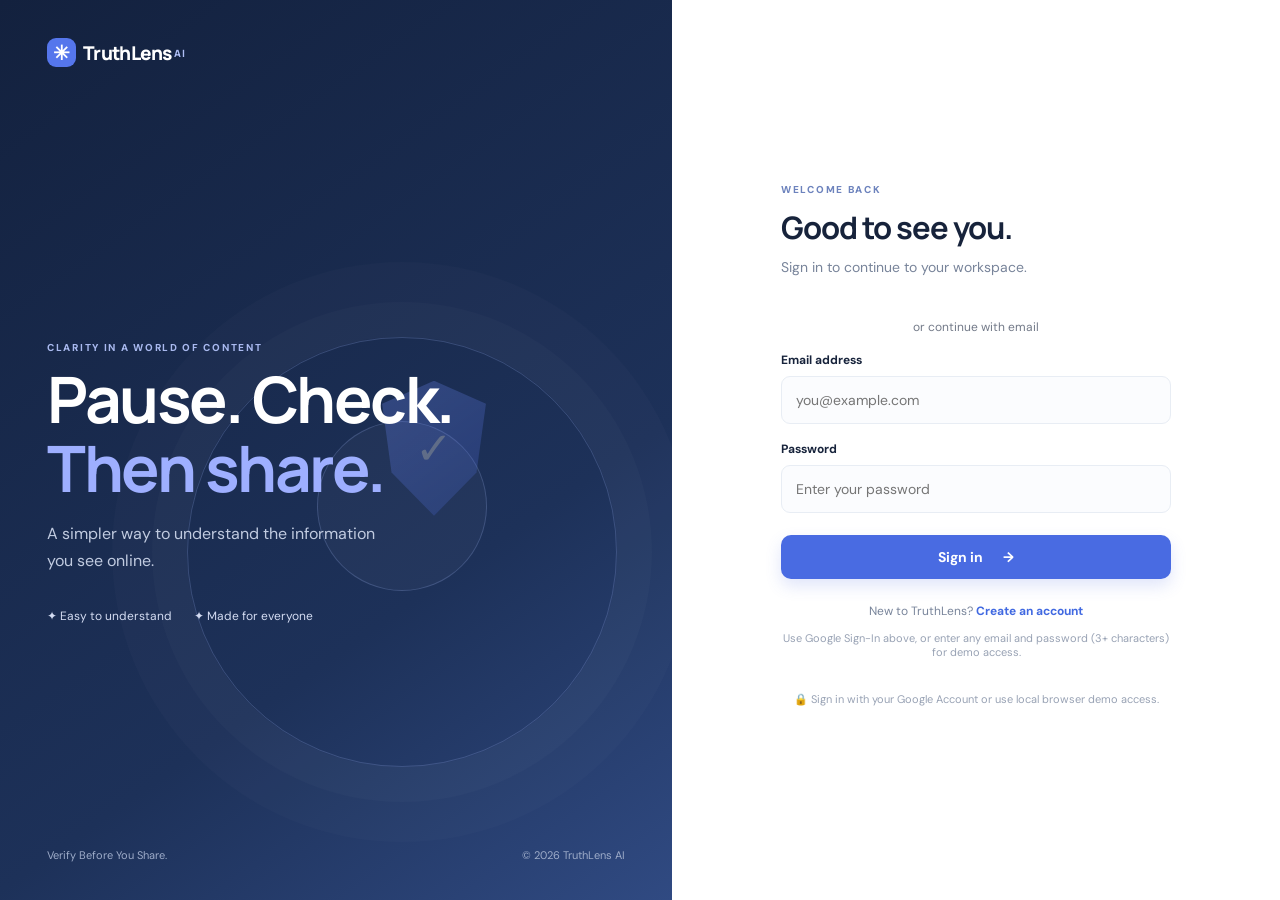
<file: frontend/index.html>
<!DOCTYPE html>
<html lang="en">
<head>
  <meta charset="UTF-8">
  <meta name="viewport" content="width=device-width, initial-scale=1.0">
  <title>TruthLens AI — Verify Before You Share</title>
  <link rel="preconnect" href="https://fonts.googleapis.com">
  <link href="https://fonts.googleapis.com/css2?family=DM+Sans:wght@400;500;600;700&family=Manrope:wght@400;500;600;700;800&display=swap" rel="stylesheet">
  <link rel="stylesheet" href="style.css">
  <script src="https://accounts.google.com/gsi/client" async defer></script>
</head>
<body>
  <div id="toast" class="toast"></div>

  <section id="authView" class="auth-shell">
    <div class="auth-art">
      <div class="brand"><span class="brand-mark">✳</span> TruthLens <span class="brand-ai">AI</span></div>
      <div class="art-content">
        <div class="orb orb-one"></div><div class="orb orb-two"></div>
        <div class="shield-visual"><span>✓</span></div>
        <p class="eyebrow">CLARITY IN A WORLD OF CONTENT</p>
        <h1>Pause. Check.<br><em>Then share.</em></h1>
        <p class="art-copy">A simpler way to understand the information you see online.</p>
        <div class="trust-points"><span>✦ Easy to understand</span><span>✦ Made for everyone</span></div>
      </div>
      <div class="auth-foot">Verify Before You Share. <span>© 2026 TruthLens AI</span></div>
    </div>
    <div class="auth-panel">
      <div class="mobile-brand brand"><span class="brand-mark">✳</span> TruthLens <span class="brand-ai">AI</span></div>
      <div class="auth-card">
        <div id="loginForm">
          <p class="eyebrow">WELCOME BACK</p>
          <h2>Good to see you.</h2>
          <p class="muted">Sign in to continue to your workspace.</p>
          <div id="googleLoginBtn" style="margin: 14px 0 6px; display: flex; justify-content: center;"></div>
          <div style="text-align: center; font-size: 12px; opacity: 0.6; margin: 10px 0;">or continue with email</div>
          <label>Email address</label><input id="loginEmail" type="email" placeholder="you@example.com">
          <label>Password</label><input id="loginPassword" type="password" placeholder="Enter your password">
          <button class="btn primary full" onclick="login()">Sign in <span>→</span></button>
          <p class="switch-auth">New to TruthLens? <a onclick="showSignup()">Create an account</a></p>
          <p class="demo-note">Use Google Sign-In above, or enter any email and password (3+ characters) for demo access.</p>
        </div>
        <div id="signupForm" class="hidden">
          <p class="eyebrow">GET STARTED</p>
          <h2>Create your account.</h2>
          <p class="muted">A little more clarity starts here.</p>
          <div id="googleSignupBtn" style="margin: 14px 0 6px; display: flex; justify-content: center;"></div>
          <div style="text-align: center; font-size: 12px; opacity: 0.6; margin: 10px 0;">or sign up with email</div>
          <label>Full name</label><input id="signupName" placeholder="Your name">
          <label>Email address</label><input id="signupEmail" type="email" placeholder="you@example.com">
          <label>Create password</label><input id="signupPassword" type="password" placeholder="At least 3 characters">
          <button class="btn primary full" onclick="signup()">Create account <span>→</span></button>
          <p class="switch-auth">Already have an account? <a onclick="showLogin()">Sign in</a></p>
        </div>
      </div>
      <p class="auth-privacy">🔒 Sign in with your Google Account or use local browser demo access.</p>
    </div>
  </section>

  <section id="appView" class="app hidden">
    <aside class="sidebar" id="sidebar">
      <div class="brand side-brand"><span class="brand-mark">✳</span> TruthLens <span class="brand-ai">AI</span></div>
      <div class="workspace-label">WORKSPACE</div>
      <nav>
        <a class="nav-link active" data-page="home" onclick="navigate('home')"><span>⌂</span> Overview</a>
        <a class="nav-link" data-page="verify" onclick="navigate('verify')"><span>◎</span> Verify content</a>
        <a class="nav-link" data-page="history" onclick="navigate('history')"><span>◷</span> My history</a>
        <a class="nav-link" data-page="assistant" onclick="navigate('assistant')"><span>✧</span> Ask TruthLens</a>
      </nav>
      <div class="sidebar-bottom">
        <div class="help-card"><div class="help-icon">✦</div><b>Think before you share.</b><p>Not sure about something online? We're here to help you check.</p><button onclick="navigate('assistant')">Ask a question →</button></div>
        <div class="profile"><div class="avatar" id="userAvatar">U</div><div class="profile-info"><b id="userName">User</b><small id="userEmail">user@email.com</small></div><button class="more" onclick="logout()" title="Sign out">↗</button></div>
      </div>
    </aside>

    <main class="main">
      <header class="topbar">
        <button class="mobile-menu" onclick="toggleSidebar()">☰</button>
        <div class="breadcrumb">Workspace <span>/</span> <b id="crumb">Overview</b></div>
        <div class="top-actions">
          <select id="languageSelect" aria-label="Choose language" onchange="setLanguage(this.value)">
            <option value="en">English</option><option value="hi">हिन्दी</option><option value="mr">मराठी</option>
          </select>
          <button class="icon-btn" onclick="toggleTheme()" title="Toggle theme">◐</button>
          <button class="top-avatar" id="topAvatar">U</button>
        </div>
      </header>

      <section id="page-home" class="page">
        <div class="welcome-row">
          <div><p class="eyebrow" data-i18n="welcome">YOUR INFORMATION COMPANION</p><h1><span data-i18n="hello">Hello</span>, <span id="helloName">there</span> <span class="wave">✦</span></h1><p class="muted" data-i18n="welcomeSub">Let's make the internet a little clearer, one check at a time.</p></div>
          <div class="date-chip">✧ <span id="todayDate"></span></div>
        </div>
        <div class="hero-card">
          <div class="hero-text"><span class="hero-tag">✦ YOUR DAILY DOSE OF CLARITY</span><h2>Something doesn't<br>look quite right?</h2><p>Check a headline, message or claim before you pass it along. It only takes a moment.</p><button class="btn white" onclick="navigate('verify')">Start a verification <span>→</span></button></div>
          <div class="hero-art"><div class="hero-ring ring-a"></div><div class="hero-ring ring-b"></div><div class="hero-shield">✓</div><span class="spark s1">✦</span><span class="spark s2">✧</span><span class="spark s3">✦</span></div>
        </div>
        <div class="section-heading"><div><h3>What would you like to check?</h3><p class="muted">Choose a format to get started.</p></div></div>
        <div class="choice-grid">
          <button class="choice-card" onclick="setInputMode('text');navigate('verify')"><span class="choice-icon blue">▤</span><b>Text or headline</b><small>Paste a news story, message or claim.</small><span class="choice-arrow">↗</span></button>
          <button class="choice-card" onclick="setInputMode('image');navigate('verify')"><span class="choice-icon purple">▧</span><b>Image</b><small>Choose an image you want to check.</small><span class="choice-arrow">↗</span></button>
          <button class="choice-card" onclick="setInputMode('link');navigate('verify')"><span class="choice-icon green">↗</span><b>Website link</b><small>Paste a link to a news article.</small><span class="choice-arrow">↗</span></button>
          <button class="choice-card" onclick="setInputMode('social');navigate('verify')"><span class="choice-icon orange">▶</span><b>Social post or Reel</b><small>Paste an Instagram, YouTube or other post link.</small><span class="choice-arrow">↗</span></button>
        </div>
        <div class="bottom-grid">
          <div class="panel tip-panel"><div class="panel-title"><span class="mini-icon">✦</span><b>A small reminder</b></div><h3>Not everything that looks true, is true.</h3><p class="muted">Check the source, look for supporting evidence and read beyond the headline. When in doubt, don't share yet.</p><button class="text-btn" onclick="navigate('assistant')">Ask TruthLens for a tip →</button></div>
          <div class="panel recent-panel"><div class="panel-title"><b>Recent checks</b><a onclick="navigate('history')">View all →</a></div><div id="recentList" class="recent-list"><div class="empty-small">Your recent checks will appear here.</div></div></div>
        </div>
        <p class="disclaimer">TruthLens AI is an assistance tool. Always verify important claims with reliable sources.</p>
      </section>

      <section id="page-verify" class="page hidden">
        <div class="page-heading"><p class="eyebrow">CHECK BEFORE YOU SHARE</p><h1>Let's verify something.</h1><p class="muted">Add the content you're unsure about. We'll help you review it.</p></div>
        <div class="panel verify-panel">
          <div class="tabs"><button class="tab active" data-mode="text" onclick="setInputMode('text')">▤ Text / headline</button><button class="tab" data-mode="image" onclick="setInputMode('image')">▧ Image</button><button class="tab" data-mode="link" onclick="setInputMode('link')">↗ Website link</button><button class="tab" data-mode="social" onclick="setInputMode('social')">▶ Social / Reel</button></div>
          <div id="textInput" class="input-area"><label for="newsText">Paste the news, message or claim</label><textarea id="newsText" rows="7" placeholder="Example: A message says schools will remain closed for the next 10 days..."></textarea><div class="input-hint"><span>Be sure to include the full claim if possible.</span><span id="charCount">0 characters</span></div></div>
          <div id="imageInput" class="input-area hidden"><label>Upload an image</label><label class="upload-box" for="imageFile"><span class="upload-symbol">↑</span><b>Choose an image to upload</b><small>JPG, PNG or WEBP · Maximum 5 MB</small><span class="btn outline">Browse files</span><img id="imagePreview" class="image-preview hidden" alt="Selected image preview"></label><input id="imageFile" type="file" accept="image/png,image/jpeg,image/webp" hidden onchange="previewImage(event)"><p class="muted tiny">We read text in the image and check its claims. We cannot prove whether a photo was edited.</p></div>
          <div id="linkInput" class="input-area hidden"><label for="newsLink">Paste the article URL</label><input id="newsLink" type="url" placeholder="https://example.com/news-article"><p class="muted tiny">A link alone does not prove a claim. Review the original source and supporting evidence.</p></div>
          <div id="socialInput" class="input-area hidden"><label for="socialLink">Paste the post or Reel link</label><input id="socialLink" type="url" placeholder="https://www.instagram.com/reel/… or https://youtube.com/shorts/…"><p class="muted tiny">Works best with public YouTube, Shorts, Instagram, Facebook, X and TikTok links. We read the caption and (where available) the spoken words, then check the claims.</p><label for="socialCaption" style="margin-top:16px">Caption or spoken words (optional)</label><textarea id="socialCaption" rows="3" style="min-height:90px" placeholder="If the link can't be read automatically (private or login-protected posts), paste the caption or what is said in the video here."></textarea></div>
          <div class="verify-actions"><span class="privacy-note">♧ Content is sent to the TruthLens server and an AI service for analysis.</span><button class="btn primary" id="verifyBtn" onclick="runVerification()">Review content <span>→</span></button></div>
          <div class="demo-warning">AI-assisted check: results are estimates based on the evidence available. Always confirm important claims with trusted sources.</div>
        </div>
        <div id="resultPanel" class="panel result-panel hidden">
          <div class="result-top"><div><p class="eyebrow">YOUR REVIEW SUMMARY</p><h2 id="resultTitle">Needs a closer look</h2><p class="muted" id="resultSubtitle">A plain-language explanation of what we found.</p></div><div class="result-status" id="resultStatus">!</div></div>
          <div class="result-meter"><div><span>Confidence in this assessment</span><b id="resultScore">—</b></div><div class="meter-track"><span id="meterFill"></span></div><small>Reflects how strong the evidence found is. It is not a guarantee.</small></div>
          <p id="resultSummary" class="result-summary"></p>
          <div id="extractBox" class="hidden"><h4>What we read from the link</h4><div id="resultExtract" class="extract-box"></div></div>
          <div id="claimsBox" class="hidden"><h4>Claims checked</h4><div id="resultClaims" class="claims-list"></div></div>
          <div id="flagsBox" class="hidden"><h4>Warning signs</h4><ul id="resultFlags" class="advice-list"></ul></div>
          <div id="sourcesBox" class="hidden"><h4>Sources</h4><ul id="resultSources" class="advice-list"></ul></div>
          <h4>What should you do?</h4><ul id="resultAdvice" class="advice-list"></ul>
          <div class="result-footer"><button class="btn outline" onclick="downloadReport()">↓ Download PDF report</button><button class="btn primary" onclick="navigate('assistant')">Ask about this result →</button></div>
        </div>
      </section>

      <section id="page-history" class="page hidden">
        <div class="page-heading"><p class="eyebrow">YOUR ACTIVITY</p><h1>Verification history</h1><p class="muted">A simple record of the content you've reviewed on this device.</p></div>
        <div class="panel"><div class="history-head"><b>Previous checks</b><button class="text-btn" onclick="clearHistory()">Clear history</button></div><div id="historyList" class="history-list"></div></div>
      </section>

      <section id="page-assistant" class="page hidden">
        <div class="page-heading"><p class="eyebrow">YOUR FRIENDLY GUIDE</p><h1>Ask TruthLens.</h1><p class="muted">Have a question about suspicious content or online information? Let's talk.</p></div>
        <div class="chat-layout panel">
          <div class="chat-header"><div class="chat-avatar">✳</div><div><b>TruthLens Assistant</b><small><span class="online-dot"></span> Ready to help · AI assistant</small></div><button class="more" onclick="clearChat()">↻</button></div>
          <div id="chatMessages" class="chat-messages"><div class="chat-message bot"><div class="chat-bubble">Hi there! 👋 I'm your TruthLens guide. Ask me how to spot misleading information, check a source, or understand a verification result.</div></div></div>
          <div class="suggestions"><button onclick="quickAsk('How can I identify fake news?')">How do I spot fake news?</button><button onclick="quickAsk('What makes a source reliable?')">Reliable sources?</button><button onclick="quickAsk('What should I do before sharing a message?')">Before I share?</button></div>
          <form class="chat-compose" onsubmit="sendChat(event)"><input id="chatInput" placeholder="Ask me anything about checking information..." autocomplete="off"><button class="send-btn" aria-label="Send message">↑</button></form>
          <p class="chat-disclaimer">General guidance only. To check a specific claim, use Verify content.</p>
        </div>
      </section>

      <footer class="app-footer">Made to encourage thoughtful sharing. <span>TruthLens AI · Verify Before You Share</span></footer>
    </main>
  </section>
  <script src="config.js"></script>
  <script src="app.js"></script>
</body>
</html>
</file>
<file: frontend/style.css>
*{box-sizing:border-box} :root{--bg:#f5f7fb;--surface:#fff;--text:#17233b;--muted:#78849a;--line:#e8edf4;--blue:#4169e1;--navy:#152342;--pale:#edf2ff;--shadow:0 12px 34px rgba(29,48,85,.07)}body{margin:0;background:var(--bg);color:var(--text);font-family:'DM Sans',sans-serif;font-size:14px}h1,h2,h3,h4,b,.brand{font-family:'Manrope',sans-serif}button,input,textarea,select{font:inherit}button{cursor:pointer}a{cursor:pointer;color:var(--blue);font-weight:700}.hidden{display:none!important}.muted{color:var(--muted);line-height:1.65}.eyebrow{font-size:10px;letter-spacing:1.7px;font-weight:800;color:#6d83bd;margin:0 0 10px}.brand{font-size:19px;font-weight:800;letter-spacing:-.7px;display:flex;align-items:center;gap:7px}.brand-mark{width:29px;height:29px;border-radius:9px;background:#5576ec;color:white;display:inline-grid;place-items:center;font-size:20px}.brand-ai{font-size:10px;color:#7d91cf;letter-spacing:1px;margin-left:-5px}.btn{border:0;border-radius:10px;padding:13px 18px;font-weight:700;transition:.2s;display:inline-flex;align-items:center;justify-content:center;gap:20px}.btn:hover{transform:translateY(-1px);filter:brightness(1.04)}.primary{background:#496be2;color:white;box-shadow:0 7px 16px #496be22c}.white{background:white;color:#3455bf}.outline{background:white;border:1px solid #dce4f2;color:#3859c2}.full{width:100%;margin-top:22px}.toast{position:fixed;top:20px;left:50%;transform:translate(-50%,-20px);background:#172744;color:white;padding:12px 18px;border-radius:10px;z-index:30;opacity:0;pointer-events:none;transition:.25s;box-shadow:var(--shadow)}.toast.show{opacity:1;transform:translate(-50%,0)}
/* authentication */.auth-shell{min-height:100vh;display:grid;grid-template-columns:1.05fr .95fr;background:white}.auth-art{background:linear-gradient(145deg,#13213e,#1d3159 65%,#304a82);color:white;padding:38px 7%;display:flex;flex-direction:column;justify-content:space-between;position:relative;overflow:hidden}.auth-art .brand-ai{color:#aebef4}.art-content{position:relative;z-index:1;max-width:470px;margin:auto 0}.art-content>*:not(.shield-visual):not(.orb){position:relative;z-index:2}.art-content .eyebrow{color:#a9b9ef;margin-top:50px}.art-content h1{font-size:clamp(42px,5vw,65px);line-height:1.08;letter-spacing:-2.5px;margin:0 0 18px}.art-content h1 em{font-style:normal;color:#9eafff}.art-copy{color:#c1cbe0;font-size:16px;max-width:350px;line-height:1.7}.trust-points{display:flex;gap:22px;margin-top:34px;color:#d4dcf2;font-size:12px}.auth-foot{font-size:11px;color:#9eacc9;display:flex;justify-content:space-between}.auth-panel{display:flex;flex-direction:column;align-items:center;justify-content:center;gap:14px;padding:45px}.auth-card{width:min(390px,100%)}.auth-card h2{font-size:31px;letter-spacing:-1px;margin:0}.auth-card .muted{margin:8px 0 30px}.auth-card label{display:block;font-size:12px;font-weight:700;margin:17px 0 8px}.auth-card input,.chat-compose input,.input-area input{width:100%;border:1px solid var(--line);background:#fbfcfe;border-radius:9px;padding:14px;outline:none}.auth-card input:focus,textarea:focus,.input-area input:focus{border-color:#8299ef;box-shadow:0 0 0 3px #496be218}.switch-auth{text-align:center;color:var(--muted);font-size:12px;margin-top:24px}.demo-note,.auth-privacy{font-size:11px;color:#98a2b4;text-align:center}.auth-privacy{max-width:380px;margin-top:8px}.mobile-brand{display:none}.orb{position:absolute;border:1px solid #8297d34a;border-radius:50%;z-index:0;pointer-events:none}.orb-one{width:430px;height:430px;right:-100px;top:14%;box-shadow:0 0 0 35px #ffffff05,0 0 0 75px #ffffff04}.orb-two{width:170px;height:170px;right:30px;top:39%;background:#ffffff08}.shield-visual{position:absolute;right:24px;top:27%;z-index:1;opacity:.28;pointer-events:none;width:118px;height:135px;clip-path:polygon(50% 0,94% 17%,86% 68%,50% 100%,14% 68%,6% 17%);background:linear-gradient(145deg,#7790fa,#3f5dc0);display:grid;place-items:center;font-size:45px;box-shadow:0 20px 70px #0c163b}.shield-visual span{color:white}
/* app shell */.app{min-height:100vh}.sidebar{width:245px;background:#fff;border-right:1px solid var(--line);position:fixed;inset:0 auto 0 0;padding:28px 18px;display:flex;flex-direction:column;z-index:5}.side-brand{padding:0 10px 38px}.workspace-label{font-size:9px;letter-spacing:1.6px;font-weight:800;color:#a0aabd;padding:0 12px 12px}.sidebar nav{display:grid;gap:6px}.nav-link{padding:12px;border-radius:9px;color:#7a879b;text-decoration:none;display:flex;gap:13px;align-items:center;font-weight:600;cursor:pointer}.nav-link span{font-size:19px;width:20px;text-align:center}.nav-link:hover,.nav-link.active{background:#eef2ff;color:#4162d0}.sidebar-bottom{margin-top:auto}.help-card{background:#f2f5ff;border-radius:13px;padding:16px;margin-bottom:20px}.help-icon{width:27px;height:27px;border-radius:8px;background:#e1e8ff;color:#4564d0;display:grid;place-items:center;margin-bottom:13px}.help-card b{font-size:12px}.help-card p{font-size:11px;color:#7b88a0;line-height:1.6}.help-card button,.text-btn{border:0;background:none;color:#4666d1;font-size:11px;font-weight:800;padding:0}.profile{border-top:1px solid var(--line);padding:17px 5px 0;display:flex;align-items:center;gap:10px}.avatar,.top-avatar{width:34px;height:34px;border-radius:50%;background:#e7edff;color:#4765ca;display:grid;place-items:center;font-weight:800}.profile-info{display:grid;gap:3px;min-width:0;flex:1}.profile-info b{font-size:11px}.profile-info small{font-size:10px;color:#9aa4b4;overflow:hidden;text-overflow:ellipsis}.more{border:0;background:transparent;color:#7d8aa0;font-size:18px}.main{margin-left:245px;min-height:100vh;padding:0 42px 24px;max-width:1600px}.topbar{height:76px;display:flex;align-items:center;justify-content:space-between;border-bottom:1px solid var(--line);margin-bottom:34px}.breadcrumb{font-size:12px;color:#9aa5b6}.breadcrumb span{padding:0 9px;color:#c5ccd8}.breadcrumb b{color:#46536b}.top-actions{display:flex;align-items:center;gap:12px}.top-actions select{border:1px solid var(--line);background:white;border-radius:8px;padding:9px;color:#5c6980;font-size:11px}.icon-btn,.top-avatar{border:1px solid var(--line);background:white;width:34px;height:34px;border-radius:9px;color:#68758b}.top-avatar{border:0;border-radius:50%}.mobile-menu{display:none}.page{max-width:1120px;margin:0 auto}.welcome-row{display:flex;justify-content:space-between;align-items:center;margin:0 0 26px}.welcome-row h1,.page-heading h1{font-size:30px;letter-spacing:-1.2px;margin:0}.welcome-row .muted,.page-heading .muted{margin:7px 0 0;font-size:13px}.wave{color:#7189e8;font-size:23px}.date-chip{border:1px solid var(--line);background:white;border-radius:9px;padding:10px 13px;font-size:11px;color:#6f7c92}.hero-card{background:linear-gradient(112deg,#314d9e,#4f6fd4 60%,#7188e8);border-radius:17px;color:white;padding:32px 38px;min-height:250px;display:flex;justify-content:space-between;position:relative;overflow:hidden;box-shadow:0 15px 32px #3556b52b}.hero-text{position:relative;z-index:2;max-width:430px}.hero-tag{font-size:9px;letter-spacing:1.5px;color:#d6defe;font-weight:800}.hero-card h2{font-size:31px;letter-spacing:-1px;line-height:1.2;margin:13px 0 9px}.hero-card p{font-size:12px;line-height:1.7;color:#e0e7ff;max-width:365px;margin:0 0 20px}.hero-art{position:absolute;right:9%;top:0;width:300px;height:100%;display:grid;place-items:center}.hero-ring{position:absolute;border:1px solid #ffffff35;border-radius:50%}.ring-a{width:210px;height:210px}.ring-b{width:275px;height:275px}.hero-shield{width:91px;height:105px;clip-path:polygon(50% 0,94% 17%,86% 68%,50% 100%,14% 68%,6% 17%);background:linear-gradient(145deg,#b7c6ff,#7c96f7);display:grid;place-items:center;font-size:40px;color:#3854ac;box-shadow:0 10px 40px #172c7a}.spark{position:absolute;color:#dce4ff}.s1{top:25%;left:18%}.s2{right:8%;top:38%;font-size:24px}.s3{bottom:17%;left:31%}.section-heading{margin:30px 0 15px}.section-heading h3{font-size:16px;margin:0}.section-heading p{font-size:11px;margin:5px 0}.choice-grid{display:grid;grid-template-columns:repeat(3,1fr);gap:13px}.choice-card{border:1px solid var(--line);background:white;border-radius:13px;text-align:left;padding:18px;position:relative;min-height:145px;transition:.2s;color:var(--text)}.choice-card:hover{transform:translateY(-3px);box-shadow:var(--shadow);border-color:#cdd7f8}.choice-icon{display:grid;place-items:center;width:34px;height:34px;border-radius:10px;font-size:18px;margin-bottom:13px}.blue{background:#edf2ff;color:#5372dc}.purple{background:#f3edff;color:#8c68d9}.green{background:#eaf8f2;color:#45a77e}.choice-card b{display:block;font-size:12px}.choice-card small{display:block;color:#8a95a7;font-size:10px;margin-top:6px;max-width:190px;line-height:1.5}.choice-arrow{position:absolute;right:17px;top:18px;color:#9ca9c2}.bottom-grid{display:grid;grid-template-columns:1fr 1fr;gap:14px;margin-top:18px}.panel{background:white;border:1px solid var(--line);border-radius:13px;padding:21px;box-shadow:0 4px 16px #20365d05}.tip-panel{background:#f7f8ff}.panel-title{display:flex;align-items:center;gap:9px;font-size:11px}.panel-title a{margin-left:auto;font-size:10px}.mini-icon{color:#607be1}.tip-panel h3{font-size:15px;margin:17px 0 7px}.tip-panel p{font-size:11px;margin:0 0 14px}.recent-list{margin-top:14px}.empty-small{font-size:11px;color:#9aa4b5;padding:12px 0}.recent-item,.history-item{display:flex;align-items:center;gap:11px;padding:11px 0;border-top:1px solid #f0f2f6}.recent-symbol{width:30px;height:30px;border-radius:8px;background:#eff3ff;color:#5874d8;display:grid;place-items:center}.recent-detail{flex:1;min-width:0}.recent-detail b{font-size:11px;display:block;white-space:nowrap;overflow:hidden;text-overflow:ellipsis}.recent-detail small{font-size:9px;color:#9aa4b5}.status-pill{font-size:9px;padding:5px 8px;border-radius:20px;background:#fff5e8;color:#b47a27}.disclaimer,.app-footer{font-size:10px;color:#a2abba;margin:20px 0}.app-footer{border-top:1px solid var(--line);padding-top:17px;display:flex;justify-content:space-between}.page-heading{margin:6px 0 24px}.page-heading h1{font-size:29px}.verify-panel{padding:0;overflow:hidden}.tabs{display:flex;gap:5px;padding:14px 20px;border-bottom:1px solid var(--line);background:#fcfdff}.tab{padding:10px 13px;border:0;background:transparent;color:#8591a4;border-radius:8px;font-size:11px;font-weight:700}.tab.active{background:#eef2ff;color:#4564d0}.input-area{padding:22px 23px}.input-area label:not(.upload-box){font-size:12px;font-weight:700;display:block;margin-bottom:10px}.input-area textarea{width:100%;resize:vertical;min-height:160px;border:1px solid var(--line);border-radius:10px;padding:15px;outline:none;background:#fbfcfe;line-height:1.6}.input-hint{display:flex;justify-content:space-between;color:#9aa4b5;font-size:10px;margin-top:8px}.upload-box{border:1.5px dashed #cbd5e8;border-radius:12px;background:#fafbff;min-height:180px;display:flex;flex-direction:column;align-items:center;justify-content:center;gap:9px;color:#53627c;cursor:pointer}.upload-symbol{width:38px;height:38px;border-radius:50%;background:#edf1ff;color:#5270d8;display:grid;place-items:center;font-size:20px}.upload-box b{font-size:12px}.upload-box small{font-size:10px;color:#9aa4b5}.image-preview{max-width:180px;max-height:130px;object-fit:contain;border-radius:8px}.tiny{font-size:10px}.verify-actions{border-top:1px solid var(--line);padding:16px 22px;display:flex;align-items:center;justify-content:space-between}.privacy-note{font-size:10px;color:#97a2b3}.demo-warning{background:#fff9ed;color:#9c773d;padding:10px 22px;font-size:10px}.result-panel{margin-top:17px}.result-top{display:flex;justify-content:space-between;align-items:center}.result-top h2{margin:0;font-size:22px}.result-top .muted{font-size:11px;margin:5px 0}.result-status{width:46px;height:46px;border-radius:50%;background:#fff4df;color:#c58a32;display:grid;place-items:center;font-size:23px}.result-meter{margin:22px 0;padding:15px;background:#f8f9fc;border-radius:10px}.result-meter>div:first-child{display:flex;justify-content:space-between;font-size:11px}.meter-track{height:7px;border-radius:10px;background:#e7ebf3;margin:10px 0;overflow:hidden}.meter-track span{height:100%;display:block;width:0;background:#e0ad59;border-radius:10px;transition:width .5s}.result-meter small{color:#9aa4b5;font-size:9px}.result-panel h4{font-size:12px}.advice-list{padding-left:18px;color:#68768e;font-size:11px;line-height:2}.result-footer{display:flex;gap:10px;margin-top:18px}.history-head{display:flex;justify-content:space-between;align-items:center;font-size:12px}.history-list{margin-top:13px}.history-item{padding:14px 0}.history-item .recent-detail b{font-size:12px}.history-empty{text-align:center;padding:45px 10px;color:#9aa4b5;font-size:12px}.chat-layout{max-width:760px;padding:0;overflow:hidden}.chat-header{padding:16px 20px;border-bottom:1px solid var(--line);display:flex;align-items:center;gap:11px}.chat-avatar{width:37px;height:37px;background:#edf1ff;color:#526fd3;border-radius:12px;display:grid;place-items:center;font-size:20px}.chat-header>div:nth-child(2){display:grid;gap:4px;flex:1}.chat-header b{font-size:12px}.chat-header small{font-size:10px;color:#97a2b3}.online-dot{display:inline-block;width:6px;height:6px;background:#58b68b;border-radius:50%;margin-right:4px}.chat-messages{height:300px;overflow:auto;padding:20px;display:flex;flex-direction:column;gap:13px;background:#fcfdff}.chat-message{display:flex}.chat-message.user{justify-content:flex-end}.chat-bubble{max-width:82%;padding:12px 14px;border-radius:12px;background:#f0f3fb;color:#596780;font-size:11px;line-height:1.7}.chat-message.user .chat-bubble{background:#496be2;color:white;border-bottom-right-radius:3px}.chat-message.bot .chat-bubble{border-bottom-left-radius:3px}.suggestions{display:flex;gap:8px;flex-wrap:wrap;padding:12px 18px}.suggestions button{border:1px solid #e5eaf4;background:white;border-radius:20px;padding:8px 11px;color:#71809a;font-size:10px}.chat-compose{display:flex;gap:9px;padding:12px 17px;border-top:1px solid var(--line)}.chat-compose input{background:#f9fafe}.send-btn{border:0;border-radius:9px;width:43px;background:#496be2;color:white;font-size:21px}.chat-disclaimer{text-align:center;font-size:9px;color:#a1aaba;margin:0 0 13px}
body.dark{--bg:#101827;--surface:#182338;--text:#e7edf8;--muted:#a1aec3;--line:#2b3850;background:var(--bg);color:var(--text)}body.dark .sidebar,body.dark .panel,body.dark .choice-card,body.dark .top-actions select,body.dark .icon-btn,body.dark .top-avatar,body.dark .date-chip{background:#182338;color:var(--text);border-color:var(--line)}body.dark .nav-link{color:#a1aec3}body.dark .nav-link.active,body.dark .nav-link:hover{background:#27365b;color:#b9c8ff}body.dark .help-card,body.dark .tip-panel,body.dark .result-meter,body.dark .chat-messages{background:#202e46}body.dark input,body.dark textarea,body.dark .chat-compose input{background:#111d30;color:#e7edf8;border-color:#34425a}body.dark .tabs,body.dark .upload-box{background:#17243a;border-color:#34425a}body.dark .tab.active{background:#293b65}body.dark .recent-item,body.dark .history-item{border-color:#2b3850}body.dark .chat-bubble{background:#283750;color:#d0d9e9}body.dark .suggestions button{background:#182338;border-color:#34425a;color:#c0cbe0}body.dark .app-footer,body.dark .topbar{border-color:var(--line)}
@media(max-width:900px){.main{padding:0 25px 20px}.sidebar{width:220px}.main{margin-left:220px}.hero-art{right:0;opacity:.7}.auth-art{padding:30px 5%}.shield-visual{right:8%}}
@media(max-width:680px){.auth-shell{grid-template-columns:1fr}.auth-art{display:none}.auth-panel{min-height:100vh;padding:25px}.mobile-brand{display:flex;position:absolute;top:25px;left:25px}.auth-card{margin-top:55px}.sidebar{transform:translateX(-100%);transition:.25s;box-shadow:var(--shadow)}.sidebar.open{transform:translateX(0)}.main{margin-left:0;padding:0 16px 20px}.topbar{height:65px;margin-bottom:25px}.mobile-menu{display:block;border:0;background:none;color:var(--text);font-size:20px}.breadcrumb{margin-right:auto;margin-left:10px}.top-actions{gap:6px}.top-actions select{max-width:94px;padding:8px 4px}.welcome-row{align-items:flex-start}.welcome-row h1{font-size:25px}.date-chip{display:none}.hero-card{padding:25px 22px;min-height:270px}.hero-card h2{font-size:27px}.hero-art{right:-105px;opacity:.35}.choice-grid{grid-template-columns:1fr}.choice-card{min-height:115px}.bottom-grid{grid-template-columns:1fr}.app-footer{display:block;line-height:2}.app-footer span{display:block}.verify-actions{align-items:flex-start;gap:12px;flex-direction:column}.verify-actions .btn{width:100%}.result-footer{flex-direction:column}.result-footer .btn{width:100%}.tabs{padding:10px;gap:0}.tab{padding:9px 8px;font-size:10px}.page-heading h1{font-size:25px}.page-heading .muted{font-size:12px}.panel{padding:16px}.verify-panel{padding:0}.input-area{padding:17px}.chat-messages{height:330px}.auth-privacy{position:absolute;bottom:20px;left:0;right:0}}

/* --- full-stack additions --- */
.orange{background:#fff1e6;color:#e08a3c}
@media(min-width:1000px){.choice-grid{grid-template-columns:repeat(4,1fr)}}
.result-summary{font-size:13px;line-height:1.7;color:var(--text);margin:0 0 14px}
.result-panel h4{margin:18px 0 8px}
.extract-box{background:#f8f9fc;border:1px solid var(--line);border-radius:10px;padding:12px 14px;font-size:11px;line-height:1.7;color:#68768e;white-space:pre-wrap;overflow-wrap:anywhere;max-height:150px;overflow:auto}
.claims-list{display:grid;gap:9px}
.claim-item{border:1px solid var(--line);border-radius:10px;padding:11px 13px}
.claim-item b{font-size:12px;display:block;margin-bottom:5px}
.claim-item p{margin:6px 0 0;font-size:11px;line-height:1.65;color:#68768e}
.claim-pill{display:inline-block;font-size:9px;font-weight:800;padding:4px 9px;border-radius:20px;background:#eef1f6;color:#5b677d}
.claim-pill.v-true,.claim-pill.v-mostly-true{background:#e6f6ee;color:#2f8f66}
.claim-pill.v-misleading{background:#fff4df;color:#b47a27}
.claim-pill.v-false{background:#fde8e8;color:#c0392b}
.advice-list a{font-weight:600;overflow-wrap:anywhere}
.btn[disabled]{opacity:.65;cursor:progress;transform:none}
body.dark .extract-box{background:#202e46;color:#c0cbe0}
body.dark .claim-item p{color:#a1aec3}
body.dark .claim-pill{background:#2b3850;color:#c0cbe0}
</file>
